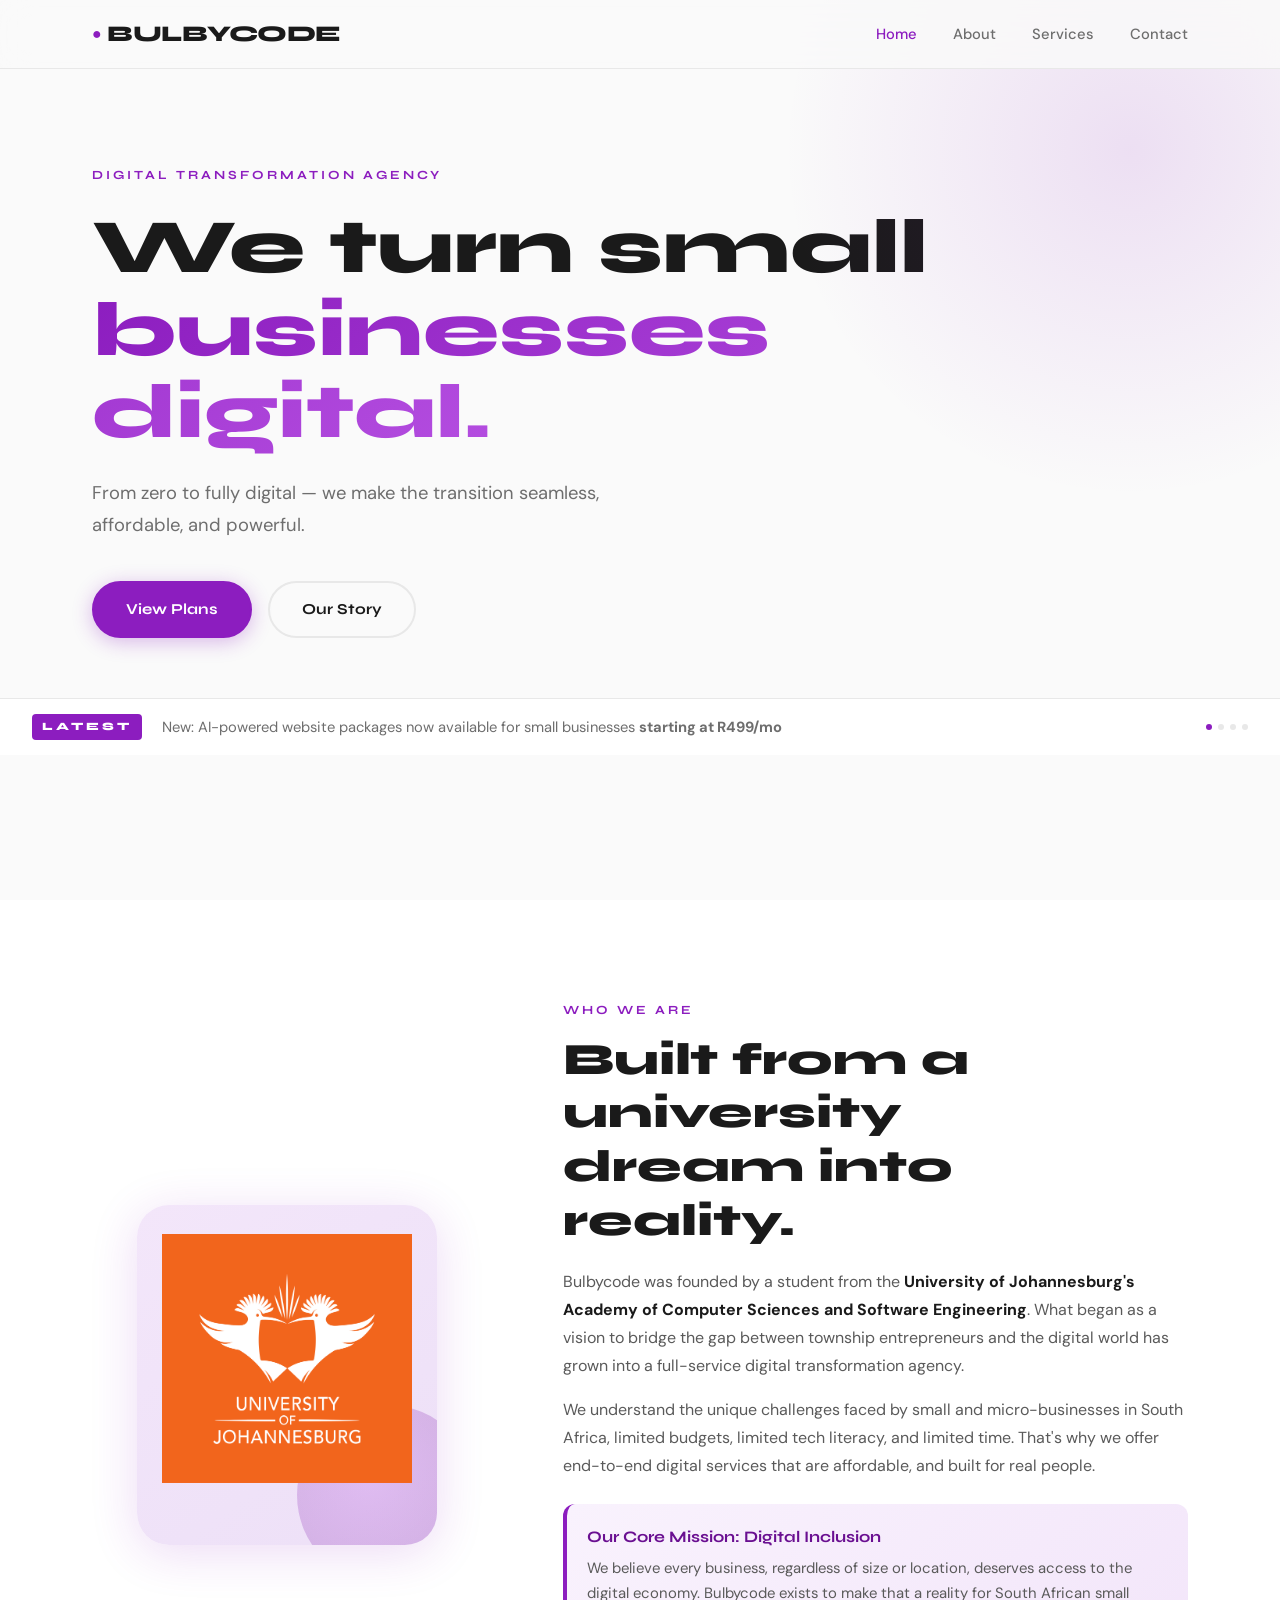
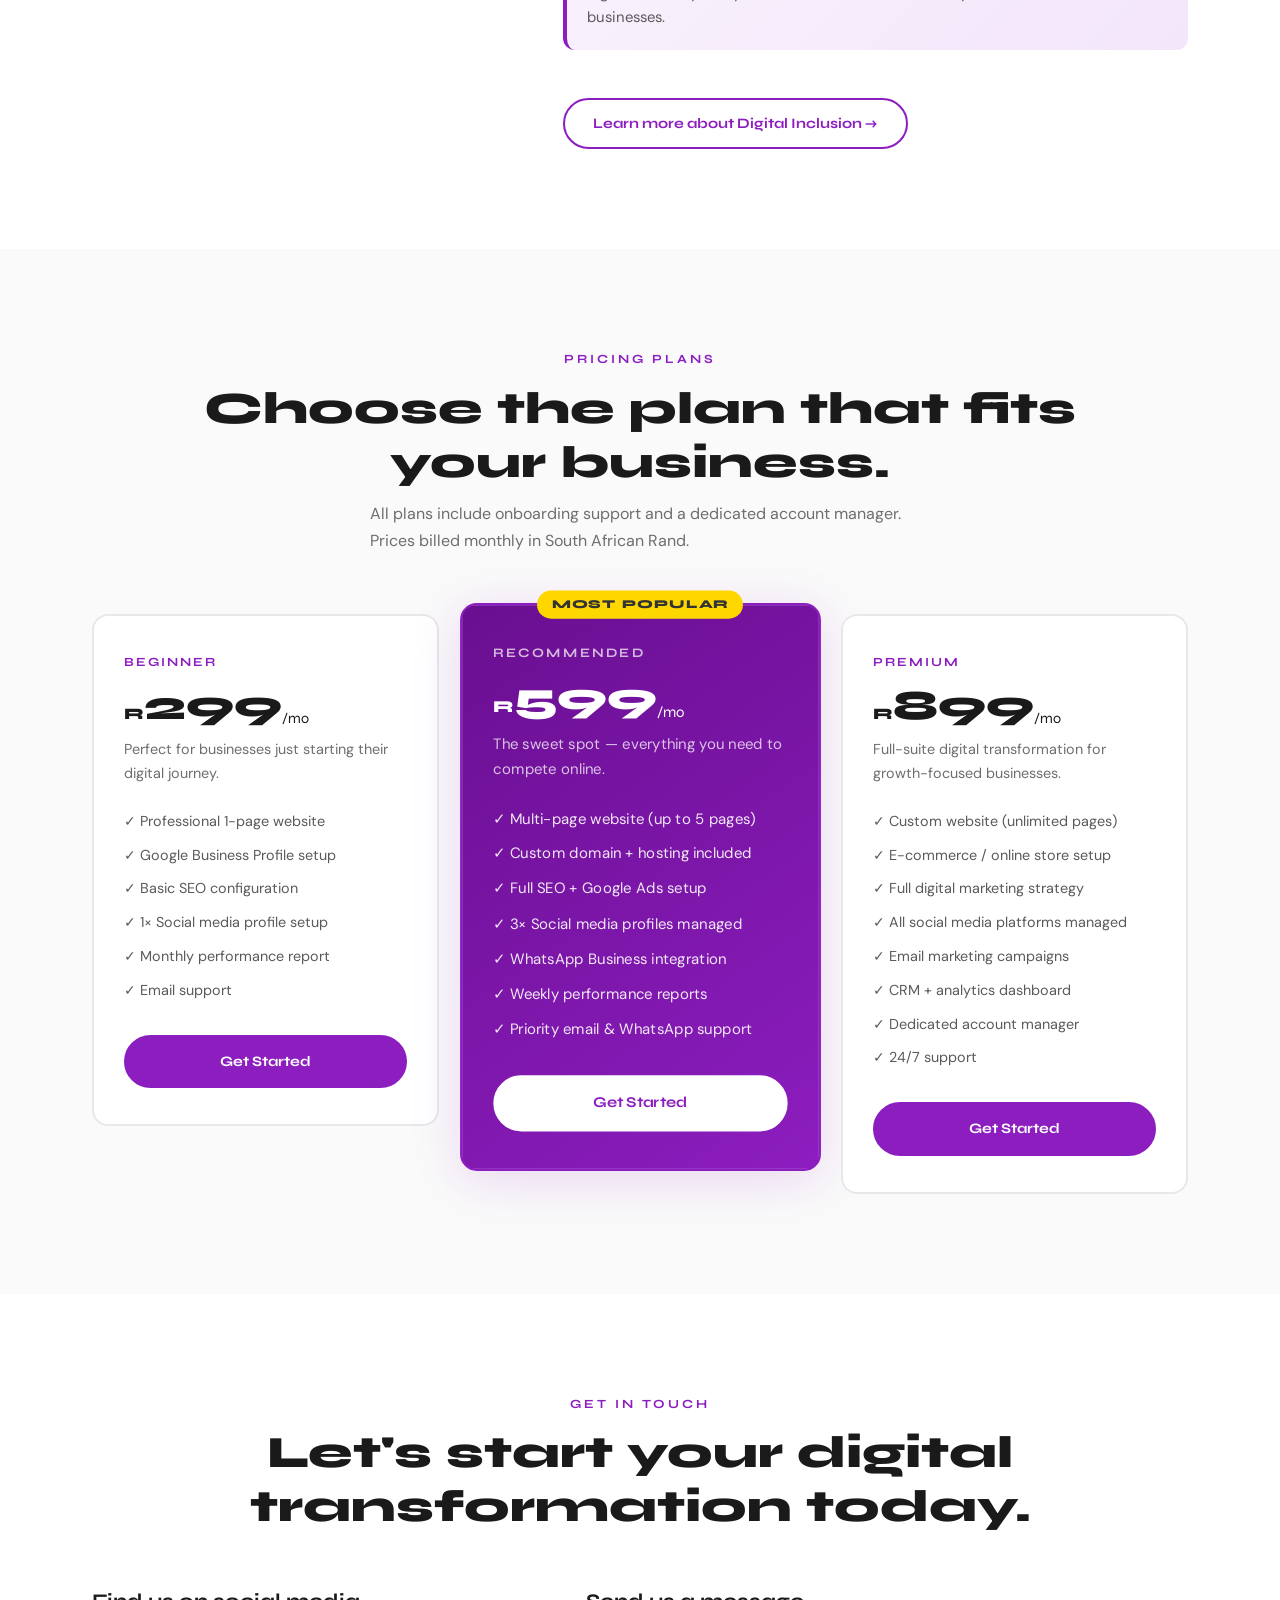
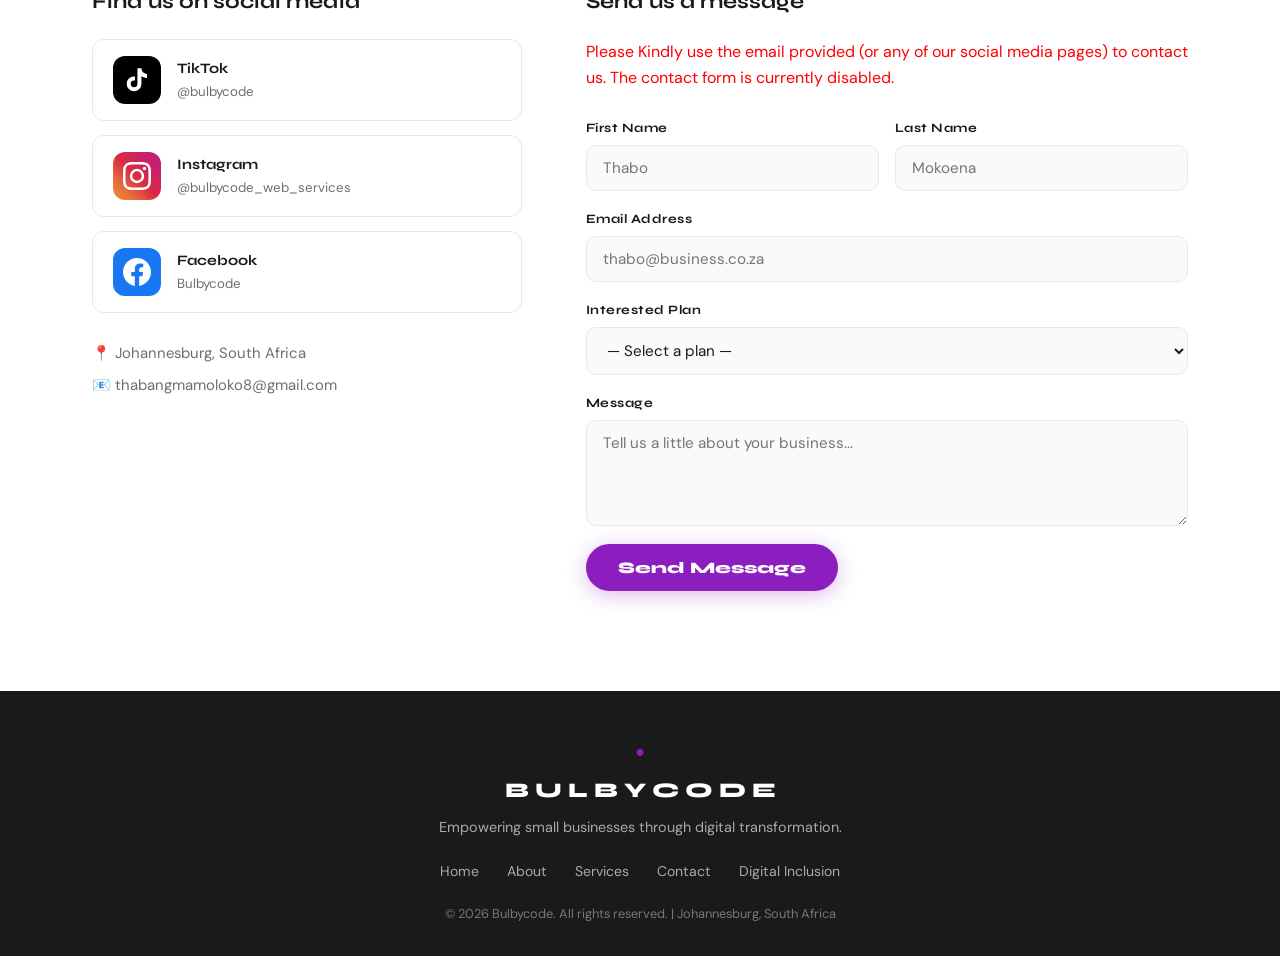
<file: index.html>
<!DOCTYPE html>
<html lang="en">
<head>
  <meta charset="UTF-8" />
  <meta name="viewport" content="width=device-width, initial-scale=1.0" />
  <title>Bulbycode — Digital Transformation Agency</title>
  <link rel="preconnect" href="https://fonts.googleapis.com" />
  <link rel="preconnect" href="https://fonts.gstatic.com" crossorigin />
  <link href="https://fonts.googleapis.com/css2?family=Syne:wght@400;600;700;800&family=DM+Sans:ital,wght@0,300;0,400;0,500;1,300&display=swap" rel="stylesheet" />
  <link rel="stylesheet" href="style/style.css" />
</head>
<body>

  <!-- NAV -->
  <nav class="navbar" id="navbar">
    <div class="nav-inner">
      <a href="#home" class="logo">
        <span class="logo-bulb">&#9679;</span>BULBYCODE
      </a>
      <ul class="nav-links">
        <li><a href="#home">Home</a></li>
        <li><a href="#about">About</a></li>
        <li><a href="#services">Services</a></li>
        <li><a href="#contact">Contact</a></li>
      </ul>
      <button class="hamburger" id="hamburger" aria-label="Toggle menu">
        <span></span>
        <span></span>
        <span></span>
      </button>
    </div>
  </nav>

  <!-- MOBILE MENU -->
  <div class="mobile-menu" id="mobileMenu">
    <a href="#home" class="mob-link">Home</a>
    <a href="#about" class="mob-link">About</a>
    <a href="#services" class="mob-link">Services</a>
    <a href="#contact" class="mob-link">Contact</a>
  </div>

  <!-- HOME -->
  <section class="section home-section fade-up" id="home">
    <div class="home-bg-shape"></div>
    <div class="home-content">
      <p class="home-eyebrow">Digital Transformation Agency</p>
      <h1 class="home-title">We turn small<br/><span class="gradient-text">businesses digital.</span></h1>
      <p class="home-sub">From zero to fully digital — we make the transition seamless, affordable, and powerful.</p>
      <div class="home-cta">
        <a href="#services" class="btn-primary">View Plans</a>
        <a href="#about" class="btn-ghost">Our Story</a>
      </div>
    </div>

    <!-- TICKER / SLIDER -->
    <div class="ticker-wrap">
      <div class="ticker-label">LATEST</div>
      <div class="ticker-track" id="tickerTrack">
        <div class="ticker-slide active">
            New: AI-powered website packages now available for small businesses <strong>starting at R499/mo</strong>
        </div>
        <div class="ticker-slide">
            Bulbycode is now offering <strong>free digital audits</strong> for qualifying businesses — book yours today!
        </div>
        <div class="ticker-slide">
            Did you know? Over 60% of SA small businesses still lack a digital presence, <strong>we're changing that.</strong>
        </div>
        <div class="ticker-slide">
            New service: Social Media Management packages now included in Premium Plan at no extra cost.
        </div>
      </div>
      <div class="ticker-dots" id="tickerDots"></div>
    </div>
  </section>

  <!-- ABOUT -->
  <section class="section about-section fade-up" id="about">
    <div class="section-inner">
      <div class="about-grid">
        <div class="about-visual">
          <div class="about-card-graphic">
            <div class="uj-badge">
                <img src="images/uj-logo.png" alt="University of Johannesburg Logo" width="250px"/>
            </div>
            <div class="about-orb"></div>
          </div>
        </div>
        <div class="about-text">
          <p class="section-eyebrow">Who We Are</p>
          <h2 class="section-title">Built from a university<br/>dream into reality.</h2>
          <p class="about-body">
            Bulbycode was founded by a student from the <strong>University of Johannesburg's Academy of Computer Sciences and Software Engineering</strong>. What began as a vision to bridge the gap between township entrepreneurs and the digital world has grown into a full-service digital transformation agency.
          </p>
          <p class="about-body">
            We understand the unique challenges faced by small and micro-businesses in South Africa, limited budgets, limited tech literacy, and limited time. That's why we offer end-to-end digital services that are affordable, and built for real people.
          </p>
          <div class="about-mission-box">
            <div>
              <strong>Our Core Mission: Digital Inclusion</strong>
              <p>We believe every business, regardless of size or location, deserves access to the digital economy. Bulbycode exists to make that a reality for South African small businesses.</p>
            </div>
          </div>
          <a href="DigitalInclusion.html" class="btn-outline-purple">
            Learn more about Digital Inclusion &rarr;
          </a>
        </div>
      </div>
    </div>
  </section>

  <!-- SERVICES -->
  <section class="section services-section fade-up" id="services">
    <div class="section-inner">
      <p class="section-eyebrow center">Pricing Plans</p>
      <h2 class="section-title center">Choose the plan that fits<br/>your business.</h2>
      <p class="services-sub center">All plans include onboarding support and a dedicated account manager. Prices billed monthly in South African Rand.</p>

      <div class="plans-grid">

        <!-- BEGINNER -->
        <div class="plan-card">
          <div class="plan-tag">Beginner</div>
          <div class="plan-price">R<span>299</span><sub>/mo</sub></div>
          <p class="plan-desc">Perfect for businesses just starting their digital journey.</p>
          <ul class="plan-features">
            <li>✓ Professional 1-page website</li>
            <li>✓ Google Business Profile setup</li>
            <li>✓ Basic SEO configuration</li>
            <li>✓ 1× Social media profile setup</li>
            <li>✓ Monthly performance report</li>
            <li>✓ Email support</li>
          </ul>
          <a href="#contact" class="btn-plan">Get Started</a>
        </div>

        <!-- RECOMMENDED -->
        <div class="plan-card recommended">
          <div class="plan-badge">Most Popular</div>
          <div class="plan-tag">Recommended</div>
          <div class="plan-price">R<span>599</span><sub>/mo</sub></div>
          <p class="plan-desc">The sweet spot — everything you need to compete online.</p>
          <ul class="plan-features">
            <li>✓ Multi-page website (up to 5 pages)</li>
            <li>✓ Custom domain + hosting included</li>
            <li>✓ Full SEO + Google Ads setup</li>
            <li>✓ 3× Social media profiles managed</li>
            <li>✓ WhatsApp Business integration</li>
            <li>✓ Weekly performance reports</li>
            <li>✓ Priority email & WhatsApp support</li>
          </ul>
          <a href="#contact" class="btn-plan recommended-btn">Get Started</a>
        </div>

        <!-- PREMIUM -->
        <div class="plan-card">
          <div class="plan-tag">Premium</div>
          <div class="plan-price">R<span>899</span><sub>/mo</sub></div>
          <p class="plan-desc">Full-suite digital transformation for growth-focused businesses.</p>
          <ul class="plan-features">
            <li>✓ Custom website (unlimited pages)</li>
            <li>✓ E-commerce / online store setup</li>
            <li>✓ Full digital marketing strategy</li>
            <li>✓ All social media platforms managed</li>
            <li>✓ Email marketing campaigns</li>
            <li>✓ CRM + analytics dashboard</li>
            <li>✓ Dedicated account manager</li>
            <li>✓ 24/7 support</li>
          </ul>
          <a href="#contact" class="btn-plan">Get Started</a>
        </div>

      </div>
    </div>
  </section>

  <!-- CONTACT -->
  <section class="section contact-section fade-up" id="contact">
    <div class="section-inner">
      <p class="section-eyebrow center">Get In Touch</p>
      <h2 class="section-title center">Let's start your digital<br/>transformation today.</h2>

      <div class="contact-grid">
        <div class="contact-info">
          <h3>Find us on social media</h3>
          <div class="social-links">
            <a href="https://www.tiktok.com/@bulbycode" target="_blank" class="social-card tiktok">
              <div class="social-icon">
                <svg viewBox="0 0 24 24" fill="currentColor" width="28" height="28"><path d="M19.59 6.69a4.83 4.83 0 0 1-3.77-4.25V2h-3.45v13.67a2.89 2.89 0 0 1-2.88 2.5 2.89 2.89 0 0 1-2.89-2.89 2.89 2.89 0 0 1 2.89-2.89c.28 0 .54.04.79.1V9.01a6.34 6.34 0 0 0-.79-.05 6.34 6.34 0 0 0-6.34 6.34 6.34 6.34 0 0 0 6.34 6.34 6.34 6.34 0 0 0 6.33-6.34V8.69a8.18 8.18 0 0 0 4.78 1.52V6.76a4.85 4.85 0 0 1-1.01-.07z"/></svg>
              </div>
              <div>
                <span class="social-platform">TikTok</span>
                <span class="social-handle">@bulbycode</span>
              </div>
            </a>
            <a href="https://www.instagram.com/bulbycode_web_services/" target="_blank" class="social-card instagram">
              <div class="social-icon">
                <svg viewBox="0 0 24 24" fill="currentColor" width="28" height="28"><path d="M12 2.163c3.204 0 3.584.012 4.85.07 3.252.148 4.771 1.691 4.919 4.919.058 1.265.069 1.645.069 4.849 0 3.205-.012 3.584-.069 4.849-.149 3.225-1.664 4.771-4.919 4.919-1.266.058-1.644.07-4.85.07-3.204 0-3.584-.012-4.849-.07-3.26-.149-4.771-1.699-4.919-4.92-.058-1.265-.07-1.644-.07-4.849 0-3.204.013-3.583.07-4.849.149-3.227 1.664-4.771 4.919-4.919 1.266-.057 1.645-.069 4.849-.069zM12 0C8.741 0 8.333.014 7.053.072 2.695.272.273 2.69.073 7.052.014 8.333 0 8.741 0 12c0 3.259.014 3.668.072 4.948.2 4.358 2.618 6.78 6.98 6.98C8.333 23.986 8.741 24 12 24c3.259 0 3.668-.014 4.948-.072 4.354-.2 6.782-2.618 6.979-6.98.059-1.28.073-1.689.073-4.948 0-3.259-.014-3.667-.072-4.947-.196-4.354-2.617-6.78-6.979-6.98C15.668.014 15.259 0 12 0zm0 5.838a6.162 6.162 0 1 0 0 12.324 6.162 6.162 0 0 0 0-12.324zM12 16a4 4 0 1 1 0-8 4 4 0 0 1 0 8zm6.406-11.845a1.44 1.44 0 1 0 0 2.881 1.44 1.44 0 0 0 0-2.881z"/></svg>
              </div>
              <div>
                <span class="social-platform">Instagram</span>
                <span class="social-handle">@bulbycode_web_services</span>
              </div>
            </a>
            <a href="https://www.facebook.com/Bulbycode" target="_blank" class="social-card facebook">
              <div class="social-icon">
                <svg viewBox="0 0 24 24" fill="currentColor" width="28" height="28"><path d="M24 12.073c0-6.627-5.373-12-12-12s-12 5.373-12 12c0 5.99 4.388 10.954 10.125 11.854v-8.385H7.078v-3.47h3.047V9.43c0-3.007 1.792-4.669 4.533-4.669 1.312 0 2.686.235 2.686.235v2.953H15.83c-1.491 0-1.956.925-1.956 1.874v2.25h3.328l-.532 3.47h-2.796v8.385C19.612 23.027 24 18.062 24 12.073z"/></svg>
              </div>
              <div>
                <span class="social-platform">Facebook</span>
                <span class="social-handle">Bulbycode</span>
              </div>
            </a>
          </div>
          <div class="contact-note">
            <p>📍 Johannesburg, South Africa</p>
            <p>📧 thabangmamoloko8@gmail.com</p>
          </div>
        </div>

        <div class="contact-form-wrap">
          <h3>Send us a message</h3>
          <p style="color: red;">Please Kindly use the email provided (or any of our social media pages) to contact us. The contact form is currently disabled.</p><br>
          <form id="contactForm" class="contact-form">
            <div class="form-row">
              <div class="form-group">
                <label for="fname">First Name</label>
                <input type="text" id="fname" placeholder="Thabo" required />
              </div>
              <div class="form-group">
                <label for="lname">Last Name</label>
                <input type="text" id="lname" placeholder="Mokoena" required />
              </div>
            </div>
            <div class="form-group">
              <label for="email">Email Address</label>
              <input type="email" id="email" placeholder="thabo@business.co.za" required />
            </div>
            <div class="form-group">
              <label for="plan">Interested Plan</label>
              <select id="plan">
                <option value="">— Select a plan —</option>
                <option value="beginner">Beginner — R299/mo</option>
                <option value="recommended">Recommended — R599/mo</option>
                <option value="premium">Premium — R899/mo</option>
                <option value="audit">Free Digital Audit</option>
              </select>
            </div>
            <div class="form-group">
              <label for="message">Message</label>
              <textarea id="message" rows="4" placeholder="Tell us a little about your business..."></textarea>
            </div>
            <button type="submit" class="btn-submit">Send Message</button>
            <div class="form-success" id="formSuccess">
              Thanks! We'll get back to you within 24 hours.
            </div>
          </form>
        </div>
      </div>
    </div>
  </section>

  <!-- FOOTER -->
  <footer class="footer fade-up">
    <div class="footer-inner">
      <div class="footer-brand">
        <span class="logo-bulb">&#9679;</span>B U L B Y C O D E
        <p>Empowering small businesses through digital transformation.</p>
      </div>
      <div class="footer-links">
        <a href="#home">Home</a>
        <a href="#about">About</a>
        <a href="#services">Services</a>
        <a href="#contact">Contact</a>
        <a href="digital-inclusion.html">Digital Inclusion</a>
      </div>
      <p class="footer-copy">&copy; 2026 Bulbycode. All rights reserved. | Johannesburg, South Africa</p>
    </div>
  </footer>

  <script src="script/script.js"></script>
</body>
</html>
</file>
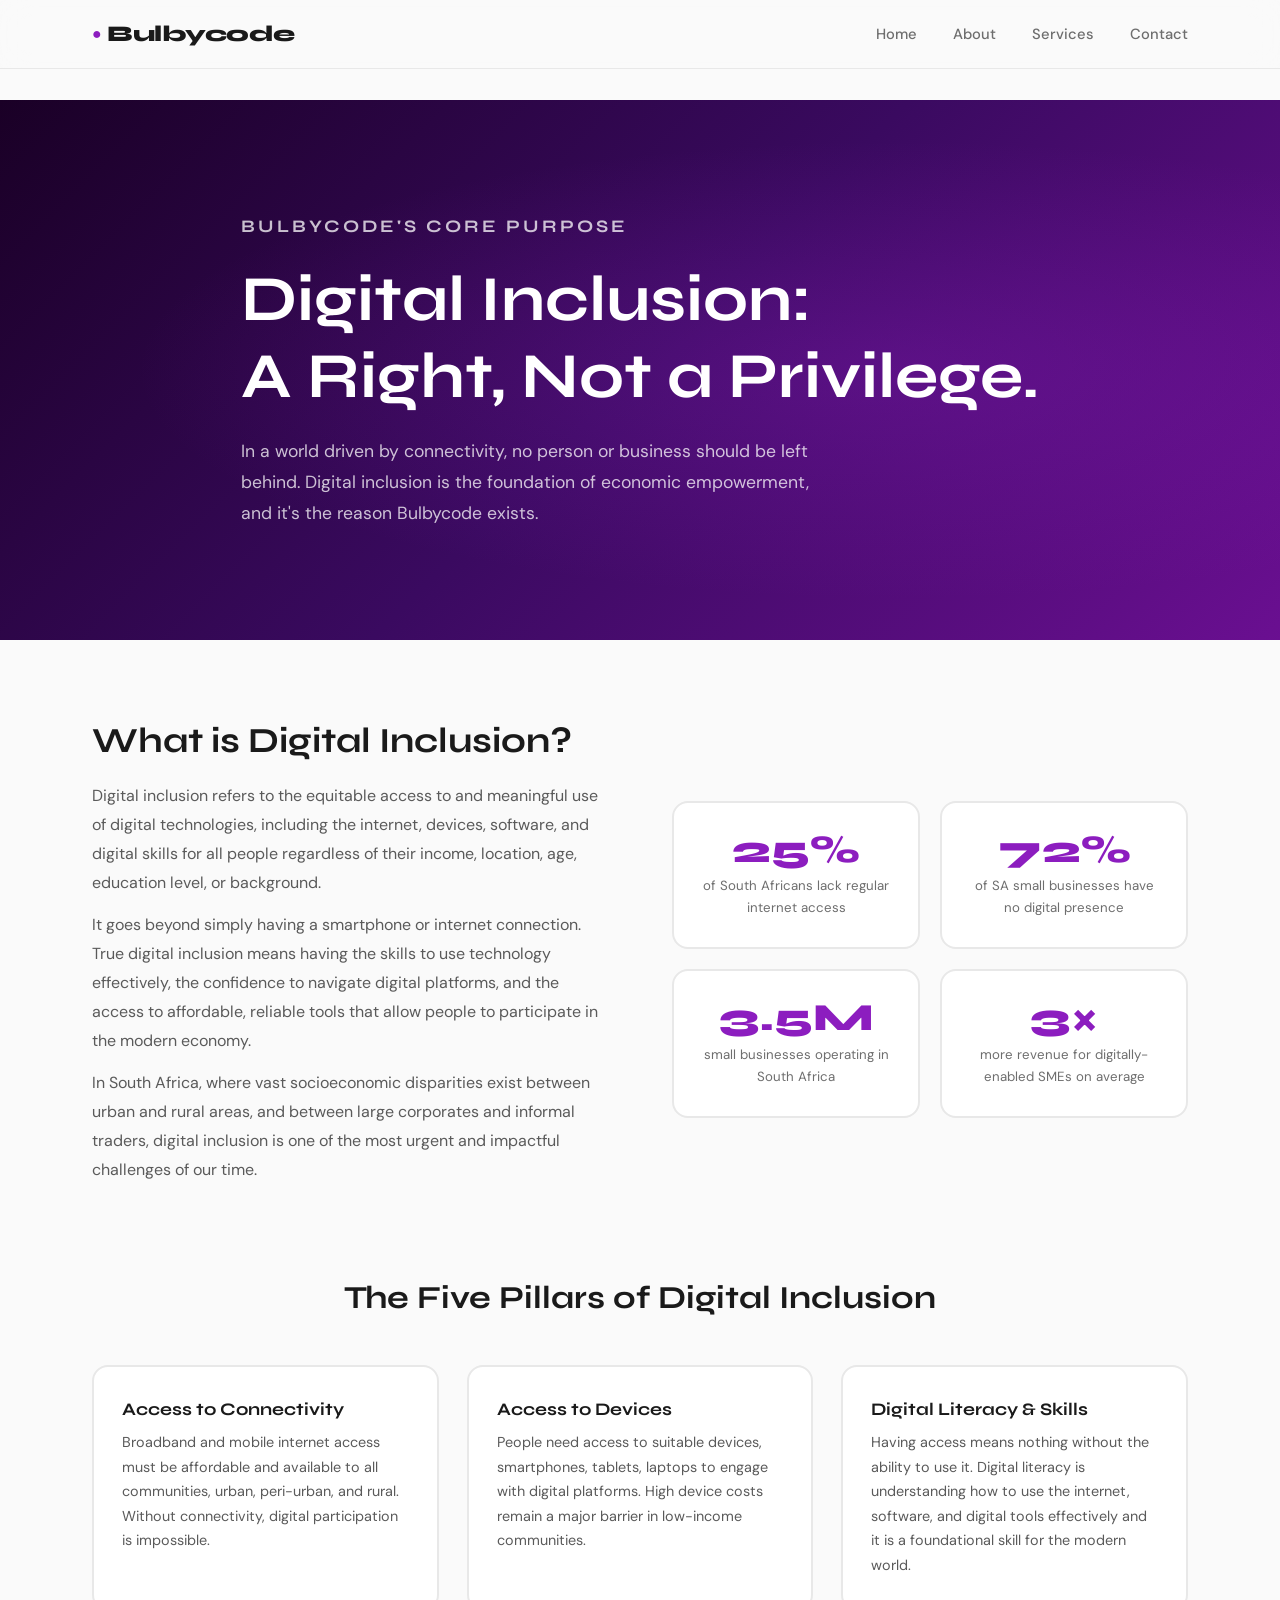
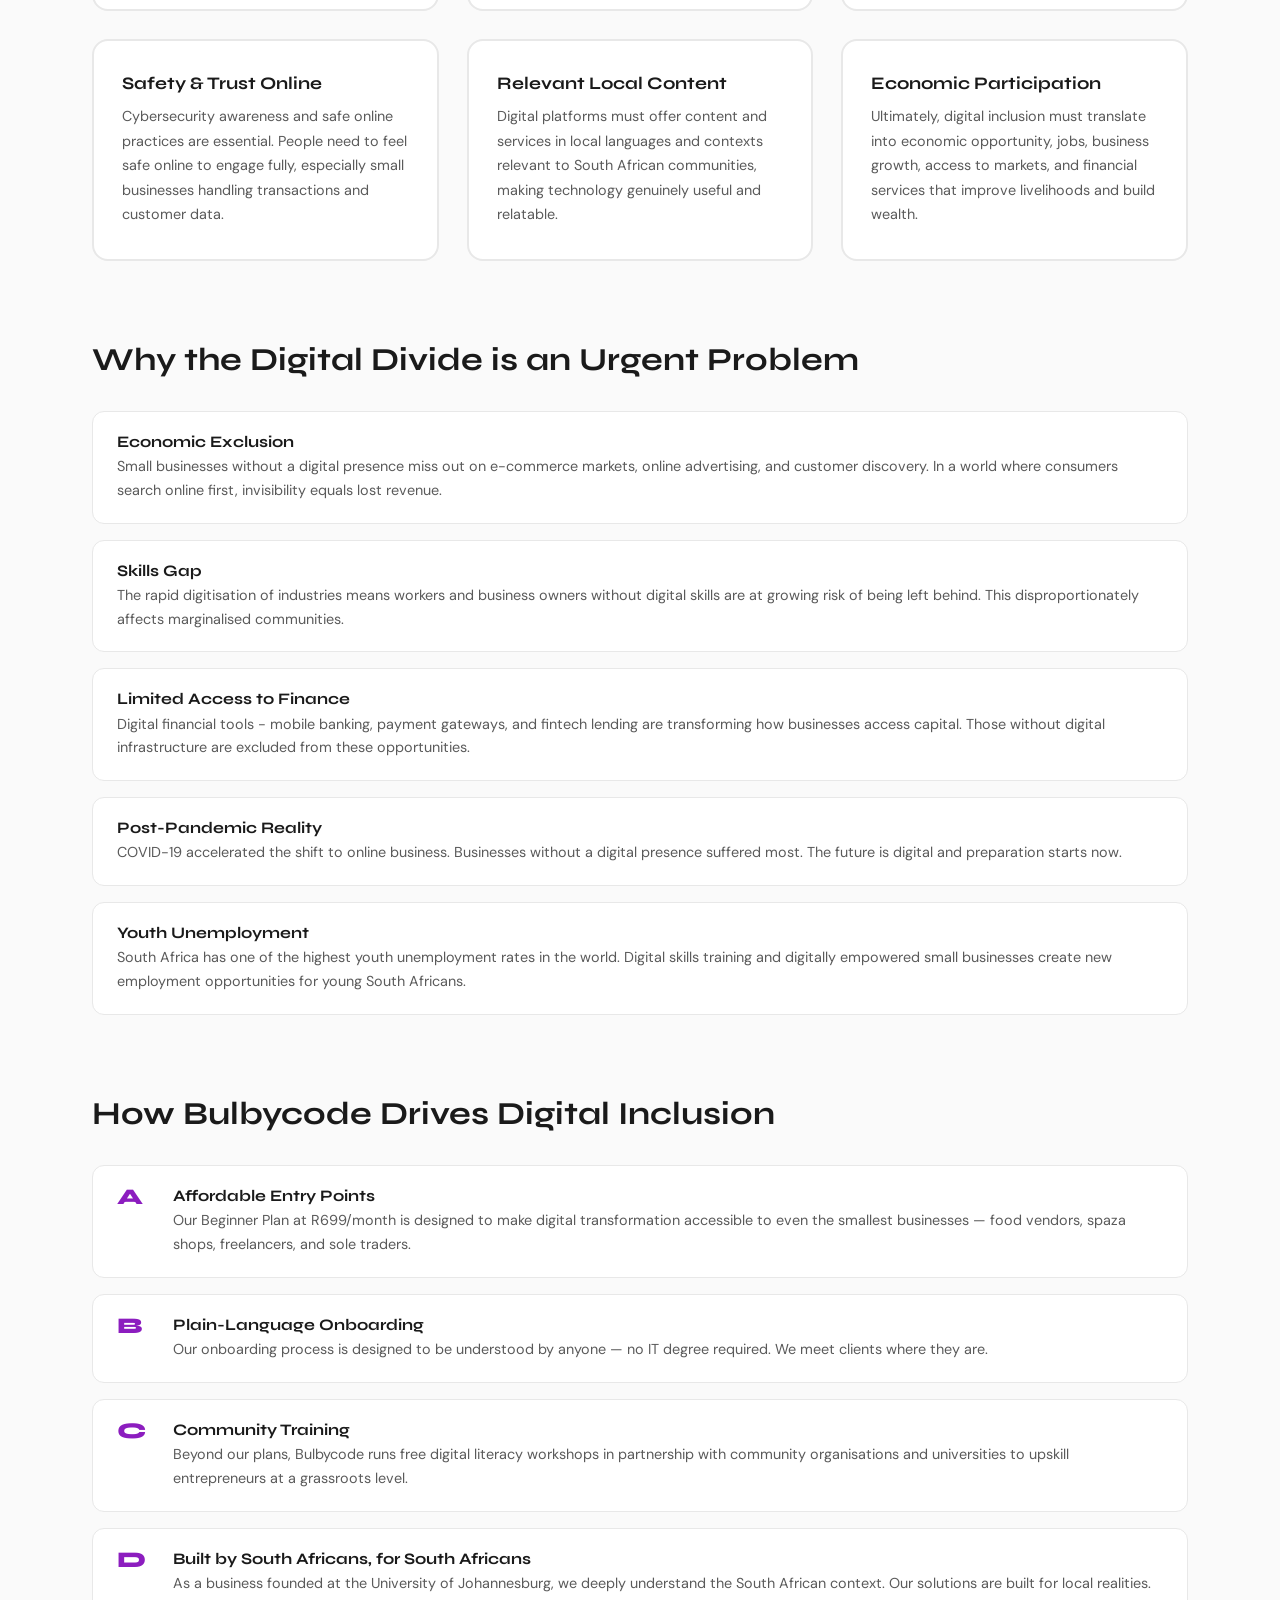
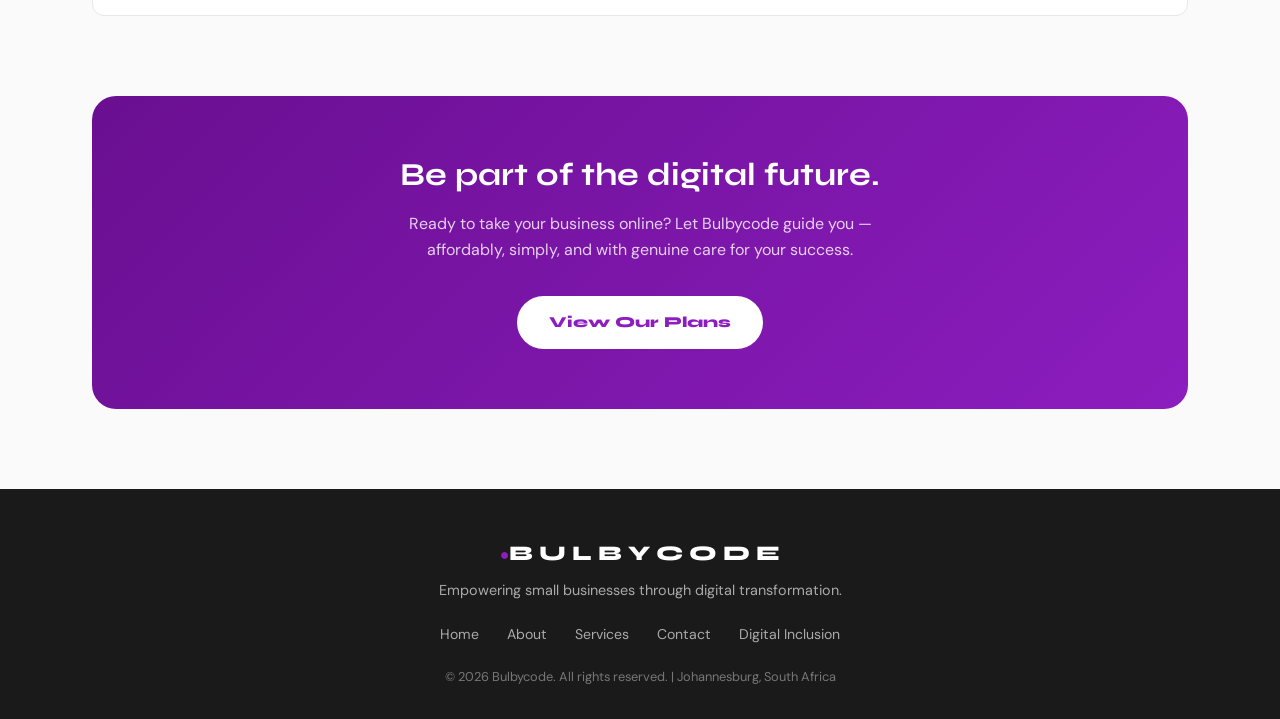
<file: DigitalInclusion.html>
<!DOCTYPE html>
<html lang="en">
<head>
    <meta charset="UTF-8" />
    <meta name="viewport" content="width=device-width, initial-scale=1.0" />
    <title>Digital Inclusion — Bulbycode</title>
    <link rel="preconnect" href="https://fonts.googleapis.com" />
    <link rel="preconnect" href="https://fonts.gstatic.com" crossorigin />
    <link href="https://fonts.googleapis.com/css2?family=Syne:wght@400;600;700;800&family=DM+Sans:ital,wght@0,300;0,400;0,500;1,300&display=swap" rel="stylesheet" />
    <link rel="stylesheet" href="style/style.css" />
</head>
<body class="di-page">

    <!-- NAV -->
    <nav class="navbar scrolled" id="navbar">
        <div class="nav-inner">
            <a href="index.html" class="logo">
                <span class="logo-bulb">&#9679;</span>Bulbycode
            </a>
            <ul class="nav-links">
                <li><a href="index.html#home">Home</a></li>
                <li><a href="index.html#about">About</a></li>
                <li><a href="index.html#services">Services</a></li>
                <li><a href="index.html#contact">Contact</a></li>
            </ul>
            <button class="hamburger" id="hamburger" aria-label="Toggle menu">
                <span></span><span></span><span></span>
            </button>
        </div>
    </nav>

    <!-- MOBILE MENU -->
    <div class="mobile-menu" id="mobileMenu">
        <a href="index.html#home" class="mob-link">Home</a>
        <a href="index.html#about" class="mob-link">About</a>
        <a href="index.html#services" class="mob-link">Services</a>
        <a href="index.html#contact" class="mob-link">Contact</a>
    </div>

    <!-- HERO -->
    <section class="di-hero">
        <div class="di-hero-bg"></div>
        <div class="di-hero-content">
            <p class="di-hero-eyebrow">Bulbycode's Core Purpose</p>
            <h1>Digital Inclusion:<br/>A Right, Not a Privilege.</h1>
            <p>
                In a world driven by connectivity, no person or business should be left behind. Digital inclusion is the foundation of economic empowerment, and it's the reason Bulbycode exists.
            </p>
        </div>
    </section>

    <!-- MAIN CONTENT -->
    <div class="di-content">

        <!-- INTRO -->
        <div class="di-intro fade-up">
            <div class="di-intro-text">
            <h2>What is Digital Inclusion?</h2>
            <p>
                Digital inclusion refers to the equitable access to and meaningful use of digital technologies, including the internet, devices, software, and digital skills for all people regardless of their income, location, age, education level, or background.
            </p>
            <p>
                It goes beyond simply having a smartphone or internet connection. True digital inclusion means having the skills to use technology effectively, the confidence to navigate digital platforms, and the access to affordable, reliable tools that allow people to participate in the modern economy.
            </p>
            <p>
                In South Africa, where vast socioeconomic disparities exist between urban and rural areas, and between large corporates and informal traders, digital inclusion is one of the most urgent and impactful challenges of our time.
            </p>
        </div>
        <div class="di-stats">
            <div class="di-stat-box fade-up">
                <div class="di-stat-num">25%</div>
                <div class="di-stat-label">of South Africans lack regular internet access</div>
            </div>
            <div class="di-stat-box fade-up">
                <div class="di-stat-num">72%</div>
                <div class="di-stat-label">of SA small businesses have no digital presence</div>
            </div>
            <div class="di-stat-box fade-up">
               <div class="di-stat-num">3.5M</div>
               <div class="di-stat-label">small businesses operating in South Africa</div>
            </div>
            <div class="di-stat-box fade-up">
                <div class="di-stat-num">3×</div>
                <div class="di-stat-label">more revenue for digitally-enabled SMEs on average</div>
            </div>
        </div>
    </div>

    <!-- PILLARS -->
    <div class="di-pillars fade-up">
        <h2>The Five Pillars of Digital Inclusion</h2>
        <div class="di-pillars-grid">
            <div class="di-pillar">
                <h3>Access to Connectivity</h3>
                <p>Broadband and mobile internet access must be affordable and available to all communities, urban, peri-urban, and rural. Without connectivity, digital participation is impossible.</p>
            </div>
            <div class="di-pillar">
                <h3>Access to Devices</h3>
                <p>People need access to suitable devices, smartphones, tablets, laptops to engage with digital platforms. High device costs remain a major barrier in low-income communities.</p>
            </div>
            <div class="di-pillar">
                <h3>Digital Literacy & Skills</h3>
                <p>Having access means nothing without the ability to use it. Digital literacy is understanding how to use the internet, software, and digital tools effectively and it is a foundational skill for the modern world.</p>
            </div>
            <div class="di-pillar">
                <h3>Safety & Trust Online</h3>
                <p>Cybersecurity awareness and safe online practices are essential. People need to feel safe online to engage fully, especially small businesses handling transactions and customer data.</p>
            </div>
            <div class="di-pillar">
                <h3>Relevant Local Content</h3>
                <p>Digital platforms must offer content and services in local languages and contexts relevant to South African communities, making technology genuinely useful and relatable.</p>
            </div>
            <div class="di-pillar">
                <h3>Economic Participation</h3>
                <p>Ultimately, digital inclusion must translate into economic opportunity, jobs, business growth, access to markets, and financial services that improve livelihoods and build wealth.</p>
            </div>
        </div>
    </div>

    <!-- THE DIVIDE -->
    <div class="di-bulbycode fade-up">
        <h2>Why the Digital Divide is an Urgent Problem</h2>
        <div class="di-role-list">
            <div class="di-role-item">
                <div>
                    <h4>Economic Exclusion</h4>
                    <p>Small businesses without a digital presence miss out on e-commerce markets, online advertising, and customer discovery. In a world where consumers search online first, invisibility equals lost revenue.</p>
                </div>
            </div>
            <div class="di-role-item">
                <div>
                    <h4>Skills Gap</h4>
                    <p>The rapid digitisation of industries means workers and business owners without digital skills are at growing risk of being left behind. This disproportionately affects marginalised communities.</p>
                </div>
            </div>
            <div class="di-role-item">
                <div>
                    <h4>Limited Access to Finance</h4>
                    <p>Digital financial tools - mobile banking, payment gateways, and fintech lending are transforming how businesses access capital. Those without digital infrastructure are excluded from these opportunities.</p>
                </div>
            </div>
            <div class="di-role-item">
                <div>
                    <h4>Post-Pandemic Reality</h4>
                    <p>COVID-19 accelerated the shift to online business. Businesses without a digital presence suffered most. The future is digital and preparation starts now.</p>
                </div>
            </div>
            <div class="di-role-item">
                <div>
                    <h4>Youth Unemployment</h4>
                    <p>South Africa has one of the highest youth unemployment rates in the world. Digital skills training and digitally empowered small businesses create new employment opportunities for young South Africans.</p>
                </div>
            </div>
        </div>
    </div>

    <!-- BULBYCODE'S ROLE -->
    <div class="di-bulbycode fade-up">
        <h2>How Bulbycode Drives Digital Inclusion</h2>
        <div class="di-role-list">
            <div class="di-role-item">
                <div class="di-role-num">A</div>
                <div>
                    <h4>Affordable Entry Points</h4>
                    <p>Our Beginner Plan at R699/month is designed to make digital transformation accessible to even the smallest businesses — food vendors, spaza shops, freelancers, and sole traders.</p>
                </div>
            </div>
            <div class="di-role-item">
                <div class="di-role-num">B</div>
                <div>
                    <h4>Plain-Language Onboarding</h4>
                    <p>Our onboarding process is designed to be understood by anyone — no IT degree required. We meet clients where they are.</p>
                </div>
            </div>
            <div class="di-role-item">
                <div class="di-role-num">C</div>
                <div>
                    <h4>Community Training</h4>
                    <p>Beyond our plans, Bulbycode runs free digital literacy workshops in partnership with community organisations and universities to upskill entrepreneurs at a grassroots level.</p>
                </div>
            </div>
            <div class="di-role-item">
                <div class="di-role-num">D</div>
                <div>
                    <h4>Built by South Africans, for South Africans</h4>
                    <p>As a business founded at the University of Johannesburg, we deeply understand the South African context. Our solutions are built for local realities.</p>
                </div>
            </div>
        </div>
    </div>

    <!-- CTA -->
    <div class="di-cta-block fade-up">
      <h2>Be part of the digital future.</h2>
      <p>Ready to take your business online? Let Bulbycode guide you — affordably, simply, and with genuine care for your success.</p>
      <a href="index.html#services" class="btn-white">View Our Plans</a>
    </div>

  </div>

  <!-- FOOTER -->
  <footer class="footer">
    <div class="footer-inner">
      <div class="footer-brand">
        <span><span class="logo-bulb">&#9679;</span>B U L B Y C O D E</span>
        <p>Empowering small businesses through digital transformation.</p>
      </div>
      <div class="footer-links">
        <a href="index.html#home">Home</a>
        <a href="index.html#about">About</a>
        <a href="index.html#services">Services</a>
        <a href="index.html#contact">Contact</a>
        <a href="digital-inclusion.html">Digital Inclusion</a>
      </div>
      <p class="footer-copy">&copy; 2026 Bulbycode. All rights reserved. | Johannesburg, South Africa</p>
    </div>
  </footer>

  <script src="script/script.js"></script>
</body>
</html>
</file>
<file: style/style.css>
:root {
  --purple: #8c1dbf;
  --purple-light: #b44de0;
  --purple-dark: #6a0f91;
  --grey: #6e6e6e;
  --grey-light: #a0a0a0;
  --grey-xlight: #e8e8e8;
  --bg: #fafafa;
  --white: #ffffff;
  --text: #1a1a1a;
  --text-muted: #5a5a5a;
  --shadow: 0 4px 24px rgba(140,29,191,0.10);
  --shadow-lg: 0 8px 48px rgba(140,29,191,0.16);
  --radius: 16px;
  --transition: 0.3s cubic-bezier(0.4,0,0.2,1);
}

*, *::before, *::after { box-sizing: border-box; margin: 0; padding: 0; }

html {
  scroll-behavior: smooth;
}

body {
  font-family: 'DM Sans', sans-serif;
  background: var(--bg);
  color: var(--text);
  line-height: 1.65;
  overflow-x: hidden;
}

/* ---- TYPOGRAPHY ---- */
h1,h2,h3,h4 {
  font-family: 'Syne', sans-serif;
  line-height: 1.2;
}
p {
  color: var(--text-muted);
}
a {
  text-decoration: none;
  color: inherit;
}

/* ---- NAV ---- */
.navbar {
  position: fixed; top: 0; left: 0; right: 0; z-index: 100;
  background: rgba(250,250,250,0.85);
  backdrop-filter: blur(16px);
  border-bottom: 1px solid var(--grey-xlight);
  transition: box-shadow var(--transition);
}
.navbar.scrolled {
  box-shadow: 0 2px 20px rgba(0,0,0,0.08);
}
.nav-inner {
  max-width: 1160px; margin: 0 auto;
  padding: 0 32px;
  height: 68px;
  display: flex; align-items: center; justify-content: space-between;
}
.logo {
  font-family: 'Syne', sans-serif;
  font-size: 1.4rem; font-weight: 800;
  color: var(--text); letter-spacing: -0.5px;
  display: flex; align-items: center; gap: 6px;
}
.logo-bulb {
  color: var(--purple);
  font-size: 1rem;
}
.nav-links {
  list-style: none;
  display: flex;
  gap: 36px;
}
.nav-links a {
  font-size: 0.92rem;
  font-weight: 500;
  color: var(--grey);
  transition: color var(--transition);
}
.nav-links a:hover {
  color: var(--purple);
}

.hamburger {
  display: none;
  flex-direction: column;
  gap: 5px;
  background: none;
  border: none;
  cursor: pointer;
  padding: 4px;
}
.hamburger span {
  display: block;
  width: 24px;
  height: 2px;
  background: var(--text);
  transition: transform 0.3s, opacity 0.3s;
}

/* MOBILE MENU */
.mobile-menu {
  display: none;
  position: fixed;
  top: 68px;
  left: 0;
  right: 0;
  z-index: 99;
  background: var(--white);
  flex-direction: column; padding: 24px 32px;
  border-bottom: 1px solid var(--grey-xlight);
  box-shadow: 0 8px 24px rgba(0,0,0,0.08);
}
.mobile-menu.open {
  display: flex;
}
.mob-link {
  font-family: 'Syne', sans-serif;
  font-size: 1.1rem; font-weight: 600;
  padding: 12px 0;
  border-bottom: 1px solid var(--grey-xlight);
  color: var(--text);
  transition: color var(--transition);
}
.mob-link:last-child {
  border-bottom: none;
}
.mob-link:hover {
  color: var(--purple);
}

/* ---- SECTIONS ---- */
.section {
  padding: 100px 0;
}
.section-inner {
  max-width: 1160px;
  margin: 0 auto;
  padding: 0 32px;
}
.section-eyebrow {
  font-family: 'Syne', sans-serif;
  font-size: 0.78rem;
  font-weight: 700;
  letter-spacing: 3px;
  text-transform: uppercase;
  color: var(--purple);
  margin-bottom: 12px;
}
.section-eyebrow.center {
  text-align: center;
}
.section-title {
  font-size: clamp(2rem, 4vw, 2.8rem);
  font-weight: 800;
  color: var(--text); }
.section-title.center {
  text-align: center;
}

/* ---- HOME ---- */
.home-section {
  min-height: 100vh;
  display: flex;
  flex-direction: column;
  justify-content: center;
  align-items: stretch;
  padding-top: 120px;
  position: relative;
  overflow: hidden;
}
.home-bg-shape {
  position: absolute; top: -200px;
  right: -200px;
  width: 700px;
  height: 700px;
  border-radius: 50%;
  background: radial-gradient(circle at center, rgba(140,29,191,0.12), transparent 70%);
  pointer-events: none;
}
.home-content {
  max-width: 1160px;
  margin: 0 auto;
  padding: 0 32px;
  padding-bottom: 60px;
}
.home-eyebrow {
  font-family: 'Syne', sans-serif;
  font-size: 0.78rem;
  font-weight: 700;
  letter-spacing: 3px;
  text-transform: uppercase;
  color: var(--purple);
  margin-bottom: 20px;
}
.home-title {
  font-size: clamp(2.8rem, 6vw, 5rem);
  font-weight: 800;
  line-height: 1.08;
  color: var(--text);
  margin-bottom: 24px;
}
.gradient-text {
  background: linear-gradient(135deg, var(--purple), var(--purple-light));
  -webkit-background-clip: text;
  -webkit-text-fill-color: transparent;
  background-clip: text;
}
.home-sub {
  font-size: 1.15rem;
  color: var(--grey);
  max-width: 520px;
  margin-bottom: 40px;
  line-height: 1.7;
}
.home-cta {
  display: flex;
  gap: 16px;
  flex-wrap: wrap; }

/* ---- BUTTONS ---- */
.btn-primary {
  display: inline-block;
  padding: 14px 32px;
  background: var(--purple);
  color: var(--white);
  font-family: 'Syne', sans-serif;
  font-weight: 700; font-size: 0.95rem;
  border-radius: 50px; border: 2px solid var(--purple);
  transition: background var(--transition), transform var(--transition), box-shadow var(--transition);
  box-shadow: 0 4px 20px rgba(140,29,191,0.3);
}
.btn-primary:hover {
  background: var(--purple-dark);
  transform: translateY(-2px);
  box-shadow: 0 8px 30px rgba(140,29,191,0.4);
}
.btn-ghost {
  display: inline-block;
  padding: 14px 32px;
  background: transparent;
  color: var(--text);
  font-family: 'Syne', sans-serif;
  font-weight: 700;
  font-size: 0.95rem;
  border-radius: 50px;
  border: 2px solid var(--grey-xlight);
  transition: border-color var(--transition), color var(--transition), transform var(--transition);
}
.btn-ghost:hover {
  border-color: var(--purple);
  color: var(--purple);
  transform: translateY(-2px); }

.btn-outline-purple {
  display: inline-block;
  margin-top: 24px;
  padding: 12px 28px;
  border: 2px solid var(--purple);
  color: var(--purple);
  font-family: 'Syne', sans-serif;
  font-weight: 700;
  font-size: 0.9rem;
  border-radius: 50px;
  transition: background var(--transition), color var(--transition), transform var(--transition);
}
.btn-outline-purple:hover {
  background: var(--purple);
  color: var(--white);
  transform: translateY(-2px);
}

/* ---- TICKER ---- */
.ticker-wrap {
  background: var(--white);
  border-top: 1px solid var(--grey-xlight);
  display: flex;
  align-items: center;
  gap: 20px;
  padding: 0 32px;
  min-height: 56px;
  position: relative;
  overflow: hidden;
}
.ticker-label {
  font-family: 'Syne', sans-serif;
  font-size: 0.7rem;
  font-weight: 800;
  letter-spacing: 3px;
  color: var(--white);
  background: var(--purple);
  padding: 4px 10px;
  border-radius: 4px;
  white-space: nowrap;
  flex-shrink: 0;
}
.ticker-track {
  flex: 1;
  position: relative;
  height: 56px;
  overflow: hidden; }
.ticker-slide {
  position: absolute;
  top: 50%;
  left: 0;
  right: 0;
  transform: translateY(-50%);
  font-size: 0.92rem;
  color: var(--grey);
  opacity: 0;
  transition: opacity 0.6s ease, transform 0.6s ease;
  white-space: nowrap;
  overflow: hidden; 
  text-overflow: ellipsis;
}
.ticker-slide.active {
  opacity: 1;
}
.ticker-dots {
  display: flex;
  gap: 6px;
  flex-shrink: 0;
}
.ticker-dot {
  width: 6px;
  height: 6px;
  border-radius: 50%;
  background: var(--grey-xlight);
  cursor: pointer;
  transition: background var(--transition);
}
.ticker-dot.active {
  background: var(--purple);
}

/* ---- ABOUT ---- */
.about-section {
  background: var(--white);
}
.about-grid {
  display: grid;
  grid-template-columns: 1fr 1.6fr;
  gap: 80px;
  align-items: center;
}
.about-visual {
  display: flex;
  justify-content: center;
  align-items: center;
}
.about-card-graphic {
  width: 300px;
  height: 340px;
  background: linear-gradient(145deg, #f3e6fa, #ede0f7);
  border-radius: 32px;
  display: flex;
  flex-direction: column;
  align-items: center;
  justify-content: center;
  position: relative;
  overflow: hidden;
  box-shadow: var(--shadow-lg);
}
.uj-badge {
  font-family: 'Syne', sans-serif;
  font-weight: 800;
  font-size: 2.5rem;
  color: var(--purple-dark);
  letter-spacing: -2px;
  margin-bottom: 12px;
  z-index: 1;
}
.about-orb {
  width: 180px;
  height: 180px;
  border-radius: 50%;
  background: radial-gradient(circle at 40% 40%, var(--purple-light), var(--purple-dark));
  opacity: 0.25;
  position: absolute;
  bottom: -40px;
  right: -40px;
}
.about-text .section-title {
  margin-bottom: 20px;
}
.about-body {
  margin-bottom: 16px;
  font-size: 1rem;
  line-height: 1.75;
}
.about-body strong {
  color: var(--text);
}
.about-mission-box {
  display: flex;
  gap: 16px; align-items: flex-start;
  background: linear-gradient(135deg, #f9f2fd, #f3e6fa);
  border-left: 4px solid var(--purple);
  padding: 20px;
  border-radius: 12px;
  margin: 24px 0;
}
.about-mission-box strong {
  font-family: 'Syne', sans-serif;
  color: var(--purple-dark);
  display: block;
  margin-bottom: 6px;
}
.about-mission-box p {
  font-size: 0.93rem;
  margin: 0;
}

/* ---- SERVICES ---- */
.services-section {
  background: var(--bg);
}
.services-sub {
  font-size: 1rem;
  color: var(--grey);
  max-width: 540px;
  margin: 12px auto 60px;
}
.plans-grid {
  display: grid;
  grid-template-columns: repeat(3, 1fr);
  gap: 28px;
  align-items: start;
}
.plan-card {
  background: var(--white);
  border-radius: var(--radius);
  padding: 36px 30px;
  border: 2px solid var(--grey-xlight);
  position: relative;
  transition: transform var(--transition), box-shadow var(--transition), border-color var(--transition);
}
.plan-card:hover {
  transform: translateY(-6px);
  box-shadow: var(--shadow-lg);
  border-color: var(--purple);
}
.plan-card.recommended {
  background: linear-gradient(145deg, var(--purple-dark), var(--purple));
  border-color: var(--purple);
  color: var(--white);
  transform: scale(1.04);
  box-shadow: var(--shadow-lg);
}
.plan-card.recommended:hover {
  transform: scale(1.04) translateY(-6px);
}
.plan-badge {
  position: absolute;
  top: -14px;
  left: 50%;
  transform: translateX(-50%);
  background: #ffd700;
  color: #333;
  font-family: 'Syne', sans-serif;
  font-weight: 800;
  font-size: 0.72rem;
  letter-spacing: 1px;
  text-transform: uppercase;
  padding: 4px 14px;
  border-radius: 20px;
  white-space: nowrap;
}
.plan-tag {
  font-family: 'Syne', sans-serif;
  font-weight: 700;
  font-size: 0.78rem;
  letter-spacing: 2px;
  text-transform: uppercase;
  color: var(--purple);
  margin-bottom: 12px;
}
.plan-card.recommended .plan-tag {
  color: rgba(255,255,255,0.7);
}
.plan-price {
  font-family: 'Syne', sans-serif;
  font-weight: 800;
  font-size: 1rem;
  color: var(--text);
  margin-bottom: 12px;
  line-height: 1;
}
.plan-card.recommended .plan-price {
  color: var(--white);
}
.plan-price span {
  font-size: 2.6rem;
}
.plan-price sub {
  font-size: 0.9rem;
  font-weight: 400;
}
.plan-desc {
  font-size: 0.9rem;
  margin-bottom: 24px;
  color: var(--grey);
}
.plan-card.recommended .plan-desc {
  color: rgba(255,255,255,0.75);
}
.plan-features {
  list-style: none;
  margin-bottom: 32px;
  display: flex;
  flex-direction: column;
  gap: 10px;
}
.plan-features li {
  font-size: 0.9rem;
  color: var(--text-muted);
}
.plan-card.recommended .plan-features li {
  color: rgba(255,255,255,0.9);
}
.btn-plan {
  display: block;
  text-align: center;
  padding: 13px 24px;
  border-radius: 50px;
  font-family: 'Syne', sans-serif;
  font-weight: 700;
  font-size: 0.9rem;
  background: var(--purple);
  color: var(--white);
  border: 2px solid var(--purple);
  transition: background var(--transition), transform var(--transition);
}
.btn-plan:hover {
  background: var(--purple-dark);
  transform: translateY(-1px);
}
.recommended-btn {
  background: var(--white);
  color: var(--purple);
  border: 2px solid var(--white);
}
.recommended-btn:hover {
  background: rgba(255,255,255,0.9);
  color: var(--purple-dark);
}

/* ---- CONTACT ---- */
.contact-section {
  background: var(--white);
}
.contact-grid {
  display: grid;
  grid-template-columns: 1fr 1.4fr;
  gap: 64px;
  margin-top: 56px;
}
.contact-info h3, .contact-form-wrap h3 {
  font-family: 'Syne', sans-serif;
  font-size: 1.3rem;
  font-weight: 700;
  margin-bottom: 24px;
  color: var(--text);
}
.social-links {
  display: flex;
  flex-direction: column;
  gap: 14px;
}
.social-card {
  display: flex;
  align-items: center;
  gap: 16px;
  padding: 16px 20px;
  border-radius: 12px;
  border: 1.5px solid var(--grey-xlight);
  transition: transform var(--transition), box-shadow var(--transition), border-color var(--transition);
}
.social-card:hover {
  transform: translateX(6px);
  box-shadow: var(--shadow);
  border-color: var(--purple);
}
.social-icon {
  width: 48px;
  height: 48px;
  border-radius: 12px;
  display: flex;
  align-items: center;
  justify-content: center;
  flex-shrink: 0;
}
.tiktok .social-icon {
  background: #000;
  color: #fff;
}
.instagram .social-icon {
  background: linear-gradient(45deg, #f09433, #e6683c, #dc2743, #cc2366, #bc1888); color: #fff;
}
.facebook .social-icon {
  background: #1877f2;
  color: #fff;
}
.social-platform {
  display: block;
  font-family: 'Syne', sans-serif;
  font-weight: 700;
  font-size: 0.9rem;
  color: var(--text);
}
.social-handle {
  display: block;
  font-size: 0.83rem;
  color: var(--grey);
}
.contact-note {
  margin-top: 28px;
}
.contact-note p {
  font-size: 0.93rem;
  margin-bottom: 8px;
  color: var(--grey);
}

/* FORM */
.contact-form {
  display: flex;
  flex-direction: column;
  gap: 18px;
}
.form-row {
  display: grid;
  grid-template-columns: 1fr 1fr; gap: 16px;
}
.form-group {
  display: flex;
  flex-direction: column;
  gap: 6px;
}
.form-group label {
  font-family: 'Syne', sans-serif;
  font-size: 0.8rem;
  font-weight: 700;
  letter-spacing: 0.5px;
  color: var(--text);
}
.form-group input,
.form-group select,
.form-group textarea {
  padding: 12px 16px;
  border: 1.5px solid var(--grey-xlight);
  border-radius: 10px;
  font-family: 'DM Sans', sans-serif;
  font-size: 0.95rem; color: var(--text);
  background: var(--bg);
  transition: border-color var(--transition), box-shadow var(--transition);
  outline: none;
  resize: vertical;
}
.form-group input:focus,
.form-group select:focus,
.form-group textarea:focus {
  border-color: var(--purple);
  box-shadow: 0 0 0 3px rgba(140,29,191,0.1);
}
.btn-submit {
  padding: 14px 32px;
  background: var(--purple);
  color: var(--white);
  font-family: 'Syne', sans-serif;
  font-weight: 800;
  font-size: 1rem;
  border: none;
  border-radius: 50px;
  cursor: pointer;
  transition: background var(--transition), transform var(--transition), box-shadow var(--transition);
  box-shadow: 0 4px 20px rgba(140,29,191,0.3);
  align-self: flex-start;
}
.btn-submit:hover {
  background: var(--purple-dark);
  transform: translateY(-2px);
  box-shadow: 0 8px 30px rgba(140,29,191,0.4);
}
.form-success {
  display: none;
  padding: 14px 20px;
  background: #edf9f0;
  color: #1a7f3e;
  border-radius: 10px;
  font-size: 0.93rem;
  border: 1px solid #a8e6c0;
}
.form-success.visible {
  display: block;
}

/* ---- FOOTER ---- */
.footer {
  background: var(--text);
  color: var(--white);
  padding: 48px 0 32px;
}
.footer-inner {
  max-width: 1160px;
  margin: 0 auto;
  padding: 0 32px;
  display: flex;
  flex-direction: column;
  align-items: center;
  gap: 20px;
  text-align: center;
}
.footer-brand {
  font-family: 'Syne', sans-serif;
  font-size: 1.3rem;
  font-weight: 800;
  display: flex;
  flex-direction: column;
  align-items: center;
  gap: 8px;
}
.footer-brand p {
  font-size: 0.9rem;
  color: #aaa;
  font-family: 'DM Sans', sans-serif;
  font-weight: 400;
}
.footer-links {
  display: flex;
  gap: 28px;
  flex-wrap: wrap;
  justify-content: center;
}
.footer-links a {
  font-size: 0.88rem;
  color: #aaa;
  transition: color var(--transition);
}
.footer-links a:hover {
  color: var(--purple-light);
}
.footer-copy {
  font-size: 0.8rem;
  color: #777;
}









/* ========== DIGITAL INCLUSION PAGE ======== */
.di-page {
  padding-top: 100px;
}
.di-hero {
  min-height: 60vh;
  display: flex;
  align-items: center;
  background: linear-gradient(135deg, #1a0026 0%, #3a0a60 50%, #6a0f91 100%);
  padding: 80px 0;
  position: relative;
  overflow: hidden;
}
.di-hero-bg {
  position: absolute;
  inset: 0;
  background: radial-gradient(ellipse at 70% 50%, rgba(140,29,191,0.3), transparent 60%);
}
.di-hero-content {
  position: relative;
  z-index: 1;
  max-width: 1160px;
  margin: 0 auto;
  padding: 0 32px;
}
.di-hero-eyebrow {
  font-family: 'Syne', sans-serif;
  font-size: 0.78rem;
  font-weight: 700;
  letter-spacing: 3px;
  text-transform: uppercase;
  color: var(--purple-light);
  margin-bottom: 20px;
}
.di-hero h1 {
  font-size: clamp(2.4rem, 5vw, 4rem);
  color: var(--white);
  margin-bottom: 20px;
}
.di-hero p {
  font-size: 1.1rem;
  color: rgba(255,255,255,0.75);
  max-width: 580px;
  line-height: 1.75;
}
.di-content {
  max-width: 1160px;
  margin: 0 auto;
  padding: 80px 32px;
}
.di-intro {
  display: grid;
  grid-template-columns: 1fr 1fr;
  gap: 64px;
  align-items: center;
  margin-bottom: 80px;
}
.di-intro-text h2 {
  font-size: 2.2rem;
  margin-bottom: 20px;
}
.di-intro-text p {
  line-height: 1.8;
  margin-bottom: 14px;
}
.di-stats {
  display: grid;
  grid-template-columns: 1fr 1fr;
  gap: 20px;
}
.di-stat-box {
  background: var(--white);
  padding: 28px 24px;
  border-radius: var(--radius);
  border: 2px solid var(--grey-xlight);
  text-align: center;
  transition: border-color var(--transition), box-shadow var(--transition);
}
.di-stat-box:hover {
  border-color: var(--purple);
  box-shadow: var(--shadow);
}
.di-stat-num {
  font-family: 'Syne', sans-serif;
  font-size: 2.4rem;
  font-weight: 800;
  color: var(--purple);
  line-height: 1;
}
.di-stat-label {
  font-size: 0.83rem;
  color: var(--grey);
  margin-top: 6px;
}
.di-pillars {
  margin-bottom:
  80px;
}
.di-pillars h2 {
  font-size: 2rem;
  text-align: center;
  margin-bottom: 48px;
}
.di-pillars-grid {
  display: grid;
  grid-template-columns: repeat(3, 1fr);
  gap: 28px;
}
.di-pillar {
  background: var(--white);
  padding: 32px 28px;
  border-radius: var(--radius);
  border: 2px solid var(--grey-xlight);
  transition: transform var(--transition), box-shadow var(--transition), border-color var(--transition);
}
.di-pillar:hover {
  transform: translateY(-4px);
  box-shadow: var(--shadow-lg);
  border-color: var(--purple);
}
.di-pillar h3 {
  font-family: 'Syne', sans-serif;
  font-size: 1.1rem;
  font-weight: 700;
  margin-bottom: 10px;
}
.di-pillar p {
  font-size: 0.9rem;
  line-height: 1.7;
}
.di-bulbycode {
  margin-bottom: 80px;
}
.di-bulbycode h2 {
  font-size: 2rem;
  margin-bottom: 32px;
}
.di-role-list { 
  display: flex;
  flex-direction: column;
  gap: 16px; 
}
.di-role-item {
  display: flex; 
  gap: 20px; 
  align-items: flex-start;
  background: var(--white); 
  padding: 20px 24px; 
  border-radius: 12px;
  border: 1.5px solid var(--grey-xlight);
}
.di-role-num {
  font-family: 'Syne', sans-serif; 
  font-weight: 800; 
  font-size: 1.4rem;
  color: var(--purple); 
  line-height: 1; 
  flex-shrink: 0; 
  min-width: 36px;
}
.di-role-item h4 { 
  font-family: 'Syne', sans-serif; 
  font-weight: 700; 
  margin-bottom: 4px; 
}
.di-role-item p { 
  font-size: 0.9rem; 
  margin: 0; 
}
.di-cta-block {
  background: linear-gradient(135deg, var(--purple-dark), var(--purple));
  border-radius: 24px; 
  padding: 60px 48px;
  text-align: center; 
  color: var(--white);
}
.di-cta-block h2 { 
  color: var(--white); 
  font-size: 2rem; 
  margin-bottom: 16px; 
}
.di-cta-block p { 
  color: rgba(255,255,255,0.8); 
  max-width: 480px; 
  margin: 0 auto 32px; 
}
.btn-white {
  display: inline-block; 
  padding: 14px 32px;
  background: var(--white); 
  color: var(--purple);
  font-family: 'Syne', sans-serif; 
  font-weight: 800; 
  font-size: 0.95rem;
  border-radius: 50px; 
  transition: transform var(--transition), box-shadow var(--transition);
}
.btn-white:hover { 
  transform: translateY(-2px); 
  box-shadow: 0 8px 30px rgba(0,0,0,0.2); 
}

/* ---- ANIMATIONS ---- */
.fade-up {
  opacity: 0;
  transform: translateY(30px);
  transition: opacity 0.6s ease, transform 0.6s ease;
}
.fade-up.visible { 
  opacity: 1; 
  transform: translateY(0); 
}

/* ---- RESPONSIVE ---- */
@media (max-width: 900px) {
  .about-grid { 
    grid-template-columns: 1fr; 
    gap: 48px; 
  }
  .about-visual { 
    display: none; 
  }
  .plans-grid {
    grid-template-columns: 1fr; 
    max-width: 480px; 
    margin: 0 auto; 
  }
  .plan-card.recommended {
    transform: scale(1);
  }
  .plan-card.recommended:hover { 
    transform: translateY(-6px); 
  }
  .contact-grid { 
    grid-template-columns: 1fr; 
    gap: 48px; 
  }
  .di-intro { 
    grid-template-columns: 1fr; 
    gap: 40px; 
  }
  .di-pillars-grid { 
    grid-template-columns: 1fr 1fr; 
  }
}
@media (max-width: 640px) {
  .nav-links { 
    display: none; 
  }
  .hamburger { 
    display: flex;
  }
  .section { 
    padding: 72px 0; 
  }
  .form-row { 
    grid-template-columns: 1fr; 
  }
  .di-pillars-grid { 
    grid-template-columns: 1fr; 
  }
  .di-stats { 
    grid-template-columns: 1fr; 
  }
  .di-cta-block { 
    padding: 40px 24px; 
  }
  .ticker-wrap { 
    padding: 0 16px; 
    gap: 12px; 
  }
  .ticker-slide { 
    font-size: 0.82rem; 
  }
}
</file>
